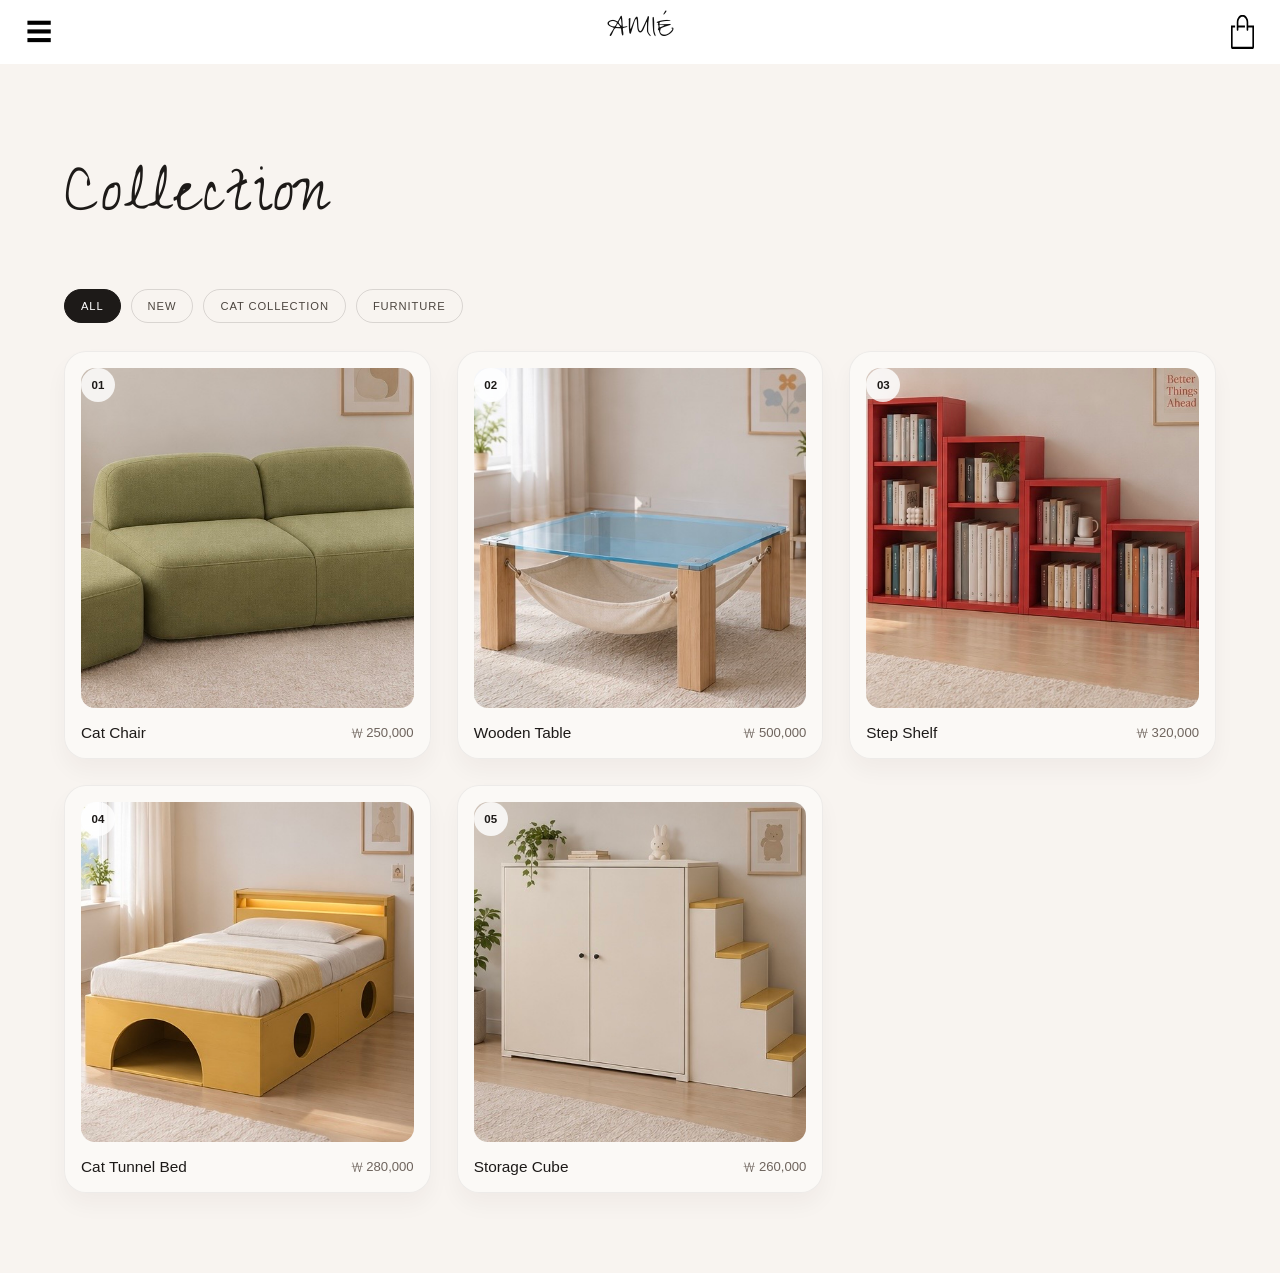
<file: all-product.html>
<!DOCTYPE html>
<html lang="ko">

<head>
    <meta charset="UTF-8">
    <meta name="viewport" content="width=device-width, initial-scale=1.0">
    <link href="https://fonts.googleapis.com/css2?family=Zeyada&display=swap" rel="stylesheet">
    <title>ALL PRODUCT</title>
    <link rel="stylesheet" href="style.css">
</head>

<body>
    <div class="mobile-page">
        <header class="header">
            <button class="menu" id="menuButton" aria-label="메뉴 열기">☰</button>
            <div class="logo" aria-hidden="true">AMIÉ</div>
            <a href="cart.html" class="cart" aria-label="장바구니">
                <img src="images/cart.svg" alt="장바구니">
            </a>
        </header>

        <nav class="menu-window" id="menuWindow">
            <button class="menu-close" id="menuClose" aria-label="메뉴 닫기">×</button>
            <a href="all-product.html?category=new">NEW</a>
            <a href="all-product.html?category=all">ALL PRODUCT</a>
            <a href="all-product.html?category=cat">CAT COLLECTION</a>
            <a href="all-product.html?category=furniture">FURNITURE</a>
            <a href="index.html">HOME</a>
        </nav>

        <main class="catalog-page">
            <div class="catalog-shell">
                <div class="catalog-hero">
                    <h1>Collection</h1>
                </div>

                <div class="catalog-controls">
                    <button class="filter-btn" data-category="all">ALL</button>
                    <button class="filter-btn" data-category="new">NEW</button>
                    <button class="filter-btn" data-category="cat">CAT COLLECTION</button>
                    <button class="filter-btn" data-category="furniture">FURNITURE</button>
                </div>

                <section class="catalog-grid" id="catalogGrid"></section>
            </div>
        </main>
    </div>

    <script src="menu.js"></script>
    <script src="catalog.js"></script>
</body>

</html>
</file>
<file: style.css>
* {
    box-sizing: border-box;
    margin: 0;
    padding: 0;
}

html, body {
    width: 100%;
    min-height: 100%;
}

body {
    background: #f5f5f5;
    font-family: 'Afacad', sans-serif;
    font-size: 20px;
    overflow-x: hidden;
}

img {
    max-width: 100%;
    display: block;
}


/* =========================
   전체 페이지
========================= */

.mobile-page {
    width: min(100%, 1800px);
    min-height: 100vh;
    margin: 0 auto;
    background: white;
}


/* =========================
   HEADER
========================= */

.logo {
    position: absolute;
    left: 50%;
    top: 50%;
    transform: translate(-50%, -50%);

    font-family: 'Zeyada', cursive;
    color: #111;
    text-decoration: none;
    font-size: clamp(28px, 2.5vw, 60px);
    line-height: 1;
    white-space: nowrap;
    pointer-events: none;
}

.header {
    position: fixed;
    top: 0;
    left: 50%;
    transform: translateX(-50%);

    width: min(100%, 1800px);
    height: clamp(58px, 5vw, 78px);
    background: rgba(255, 255, 255, 0.96);
    backdrop-filter: blur(2px);

    display: flex;
    align-items: center;

    z-index: 10001;
}

.menu {
    position: absolute;
    left: clamp(16px, 2vw, 34px);
    top: 50%;
    transform: translateY(-50%);

    border: none;
    background: none;
    padding: 0;
    font-size: clamp(20px, 2vw, 28px);
    cursor: pointer;
}

.cart {
    position: absolute;
    right: clamp(16px, 2vw, 34px);
    top: 50%;
    transform: translateY(-50%);

    display: flex;
    align-items: center;
    text-decoration: none;
}

.cart img {
    width: clamp(18px, 1.8vw, 26px);
    height: auto;
}


/* =========================
   메뉴
========================= */

.menu-window {
    position: fixed;
    top: 0;
    left: 50%;
    transform: translate(-50%, -100%);

    width: min(100%, 1800px);
    height: 100vh;
    background: white;

    display: flex;
    flex-direction: column;
    justify-content: center;
    align-items: center;
    gap: clamp(18px, 2.2vw, 30px);

    visibility: hidden;
    opacity: 0;
    pointer-events: none;

    transition: transform 0.4s ease, opacity 0.2s ease;
    z-index: 10003;
}

.menu-window.active {
    transform: translate(-50%, 0);
    visibility: visible;
    opacity: 1;
    pointer-events: auto;
}

.menu-window a {
    color: #111;
    text-decoration: none;
    font-size: clamp(20px, 2vw, 28px);
}

.menu-close {
    position: absolute;
    top: 8px;
    right: 8px;

    border: none;
    background: none;
    font-size: clamp(26px, 2.8vw, 36px);
    cursor: pointer;
    z-index: 10004;
    color: #111;
    line-height: 1;
}


/* =========================
   HERO
========================= */

.hero {
    width: 100%;
    height: clamp(320px, 42vw, 920px);
    margin-top: clamp(58px, 5vw, 78px);
    overflow: hidden;
}

.hero a {
    display: block;
    width: 100%;
    height: 100%;
}

.hero img {
    display: block;
    width: 100%;
    height: 100%;
    object-fit: cover;
}


/* =========================
   BEST ITEMS
========================= */

.best-items {
    width: 100%;
    padding: clamp(32px, 4vw, 80px) clamp(20px, 3vw, 60px) clamp(40px, 5vw, 90px);
}

.best-items h2 {
    margin: 0 0 clamp(18px, 2vw, 30px);
    font-size: clamp(24px, 2.2vw, 42px);
    font-weight: 400;
}

.best-grid {
    width: 100%;
    display: grid;
    grid-template-columns: repeat(4, minmax(0, 1fr));
    gap: clamp(10px, 1.6vw, 22px);
}

.item {
    display: block;
    width: 100%;
    aspect-ratio: 1 / 1;
    overflow: hidden;
    text-decoration: none;
}

.item img {
    display: block;
    width: 100%;
    height: 100%;
    object-fit: cover;
}


/* =========================
   BRAND
========================= */

.brand-image {
    width: 100%;
    height: clamp(300px, 36vw, 780px);
    overflow: hidden;
}

.brand-image a {
    display: block;
    width: 100%;
    height: 100%;
}

.brand-image img {
    display: block;
    width: 100%;
    height: 100%;
    object-fit: cover;
}


/* =========================
   FOR CAT
========================= */

.for-cat {
    width: 100%;
}

.for-cat h2 {
    height: clamp(48px, 6vw, 90px);
    display: flex;
    align-items: center;
    padding: 0 clamp(20px, 3vw, 40px);
    margin: 0;
    font-size: clamp(24px, 2.2vw, 42px);
    font-weight: 400;
}

.cat-image {
    display: block;
    width: 100%;
    height: clamp(260px, 28vw, 620px);
    overflow: hidden;
}

.cat-image img {
    display: block;
    width: 100%;
    height: 100%;
    object-fit: cover;
}


/* =========================
   REVIEWS
========================= */

.reviews {
    width: 100%;
    padding: clamp(52px, 7vw, 120px) 0;
    overflow: hidden;
}

.reviews h2 {
    padding-left: clamp(20px, 3vw, 40px);
    font-size: clamp(24px, 2.2vw, 42px);
    font-weight: 400;
}

.review-slider {
    display: flex;
    gap: 15px;
    width: max-content;
    animation: reviewSlide 40s linear infinite;
}

.review-card {
    flex: 0 0 clamp(260px, 30vw, 420px);
    width: clamp(260px, 30vw, 420px);
    height: clamp(200px, 22vw, 300px);
    overflow: hidden;
}

.review-card img {
    display: block;
    width: 100%;
    height: 100%;
    object-fit: cover;
}

@keyframes reviewSlide {
    from {
        transform: translateX(0);
    }

    to {
        transform: translateX(-50%);
    }
}


/* =========================
   태블릿
========================= */

@media (max-width: 1199px) {
    .hero {
        height: clamp(300px, 52vw, 520px);
    }

    .best-items {
        padding: 35px 25px 50px;
    }

    .best-grid {
        grid-template-columns: repeat(2, minmax(0, 1fr));
        gap: 14px;
    }

    .brand-image {
        height: clamp(260px, 46vw, 440px);
    }

    .for-cat h2 {
        padding: 0 25px;
    }

    .cat-image {
        height: clamp(220px, 30vw, 320px);
    }

    .reviews h2 {
        padding-left: 25px;
    }

    .review-card {
        flex: 0 0 55vw;
        width: 55vw;
        height: 280px;
    }
}


/* =========================
   모바일
========================= */

@media (max-width: 767px) {
    .header {
        height: 54px;
    }

    .logo {
        font-size: clamp(22px, 8vw, 34px);
    }

    .menu {
        left: 12px;
        font-size: 22px;
    }

    .cart {
        right: 12px;
    }

    .cart img {
        width: 18px;
    }

    .hero {
        height: clamp(220px, 58vw, 360px);
        margin-top: 54px;
    }

    .best-items {
        padding: 14px 12px 22px;
    }

    .best-items h2,
    .for-cat h2,
    .reviews h2 {
        font-size: clamp(20px, 6vw, 28px);
    }

    .best-grid {
        grid-template-columns: repeat(2, minmax(0, 1fr));
        gap: 8px;
    }

    .brand-image {
        height: clamp(220px, 42vw, 340px);
    }

    .for-cat h2 {
        height: 42px;
        padding: 0 12px;
    }

    .cat-image {
        height: clamp(180px, 34vw, 260px);
    }

    .review-card {
        flex-basis: 72vw;
        width: 72vw;
        height: 220px;
    }
}

/* =========================
   카탈로그 목록
========================= */

.catalog-page {
    min-height: 100vh;
    background: #f8f4f0;
    color: #1d1a18;
}

.catalog-shell {
    max-width: 1200px;
    margin: 0 auto;
    padding: 110px 24px 80px;
}

.catalog-hero {
    padding: 30px 0 18px;
}

.catalog-hero h1 {
    font-family: 'Zeyada', cursive;
    font-size: clamp(3rem, 6vw, 5rem);
    font-weight: 400;
    letter-spacing: 0.04em;
}

.catalog-controls {
    display: flex;
    flex-wrap: wrap;
    gap: 10px;
    padding: 10px 0 28px;
}

.filter-btn {
    border: 1px solid rgba(29, 26, 24, 0.14);
    background: transparent;
    color: #4c453f;
    border-radius: 999px;
    padding: 10px 16px;
    font-size: 0.7rem;
    letter-spacing: 0.08em;
    text-transform: uppercase;
    cursor: pointer;
}

.filter-btn.active {
    background: #1d1a18;
    color: #fff;
    border-color: #1d1a18;
}

.catalog-grid {
    display: grid;
    grid-template-columns: repeat(3, minmax(0, 1fr));
    gap: 26px;
}

.catalog-card {
    position: relative;
    background: rgba(255,255,255,0.42);
    border: 1px solid rgba(29,26,24,0.06);
    border-radius: 22px;
    padding: 16px;
    box-shadow: 0 12px 22px rgba(41, 32, 25, 0.04);
}

.card-number {
    position: absolute;
    top: 16px;
    left: 16px;
    z-index: 2;
    width: 34px;
    height: 34px;
    border-radius: 50%;
    background: rgba(255,255,255,0.82);
    display: flex;
    align-items: center;
    justify-content: center;
    font-size: 0.72rem;
    font-weight: 700;
}

.card-image-wrap {
    display: block;
    overflow: hidden;
    border-radius: 14px;
    margin-bottom: 16px;
}

.card-image-wrap img {
    width: 100%;
    height: 340px;
    object-fit: cover;
    transition: transform 0.3s ease;
}

.catalog-card:hover .card-image-wrap img {
    transform: scale(1.03);
}

.card-info {
    display: flex;
    align-items: center;
    justify-content: space-between;
    gap: 12px;
}

.card-info h3 {
    font-size: 0.96rem;
    font-weight: 500;
}

.card-info p {
    font-size: 0.82rem;
    color: #6e645d;
}

@media (max-width: 980px) {
    .catalog-grid {
        grid-template-columns: repeat(2, minmax(0, 1fr));
    }
}

@media (max-width: 640px) {
    .catalog-shell {
        padding-top: 90px;
    }

    .catalog-grid {
        grid-template-columns: 1fr;
    }

    .card-image-wrap img {
        height: 280px;
    }
}
</file>
